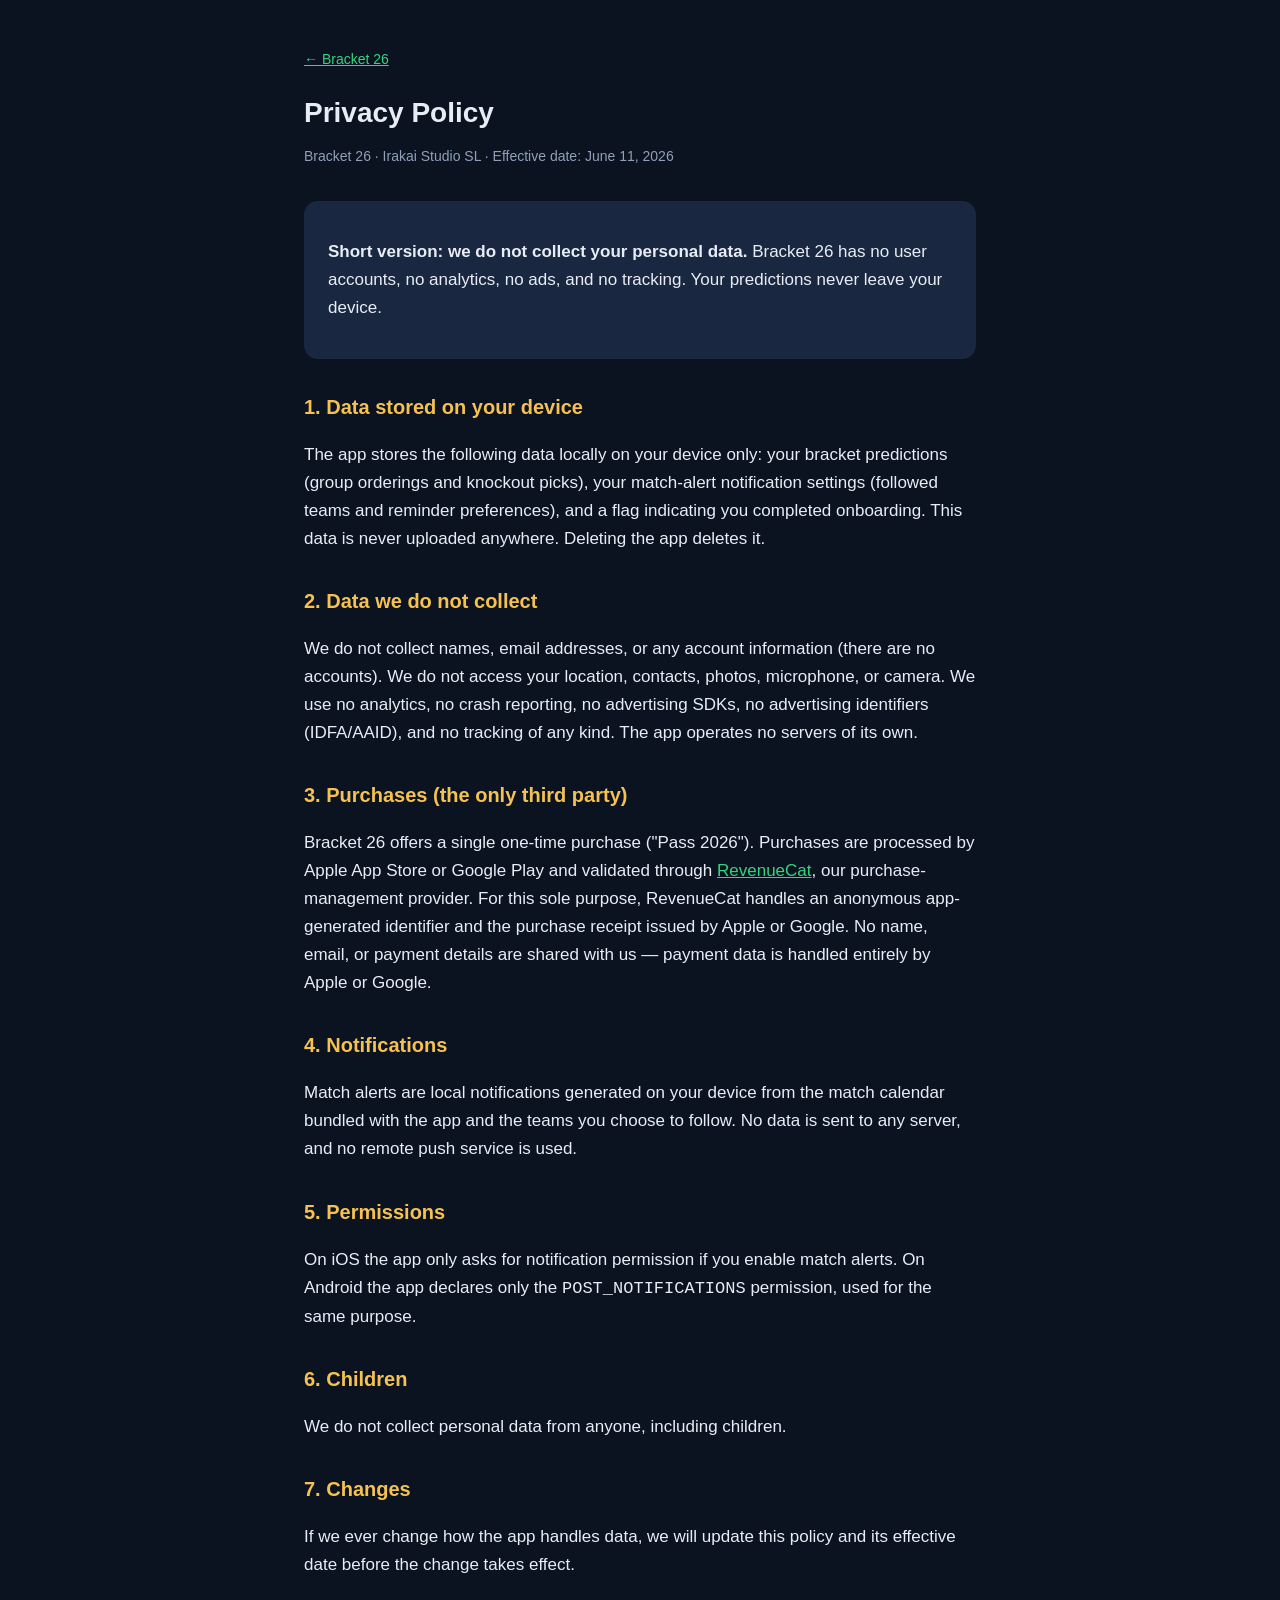
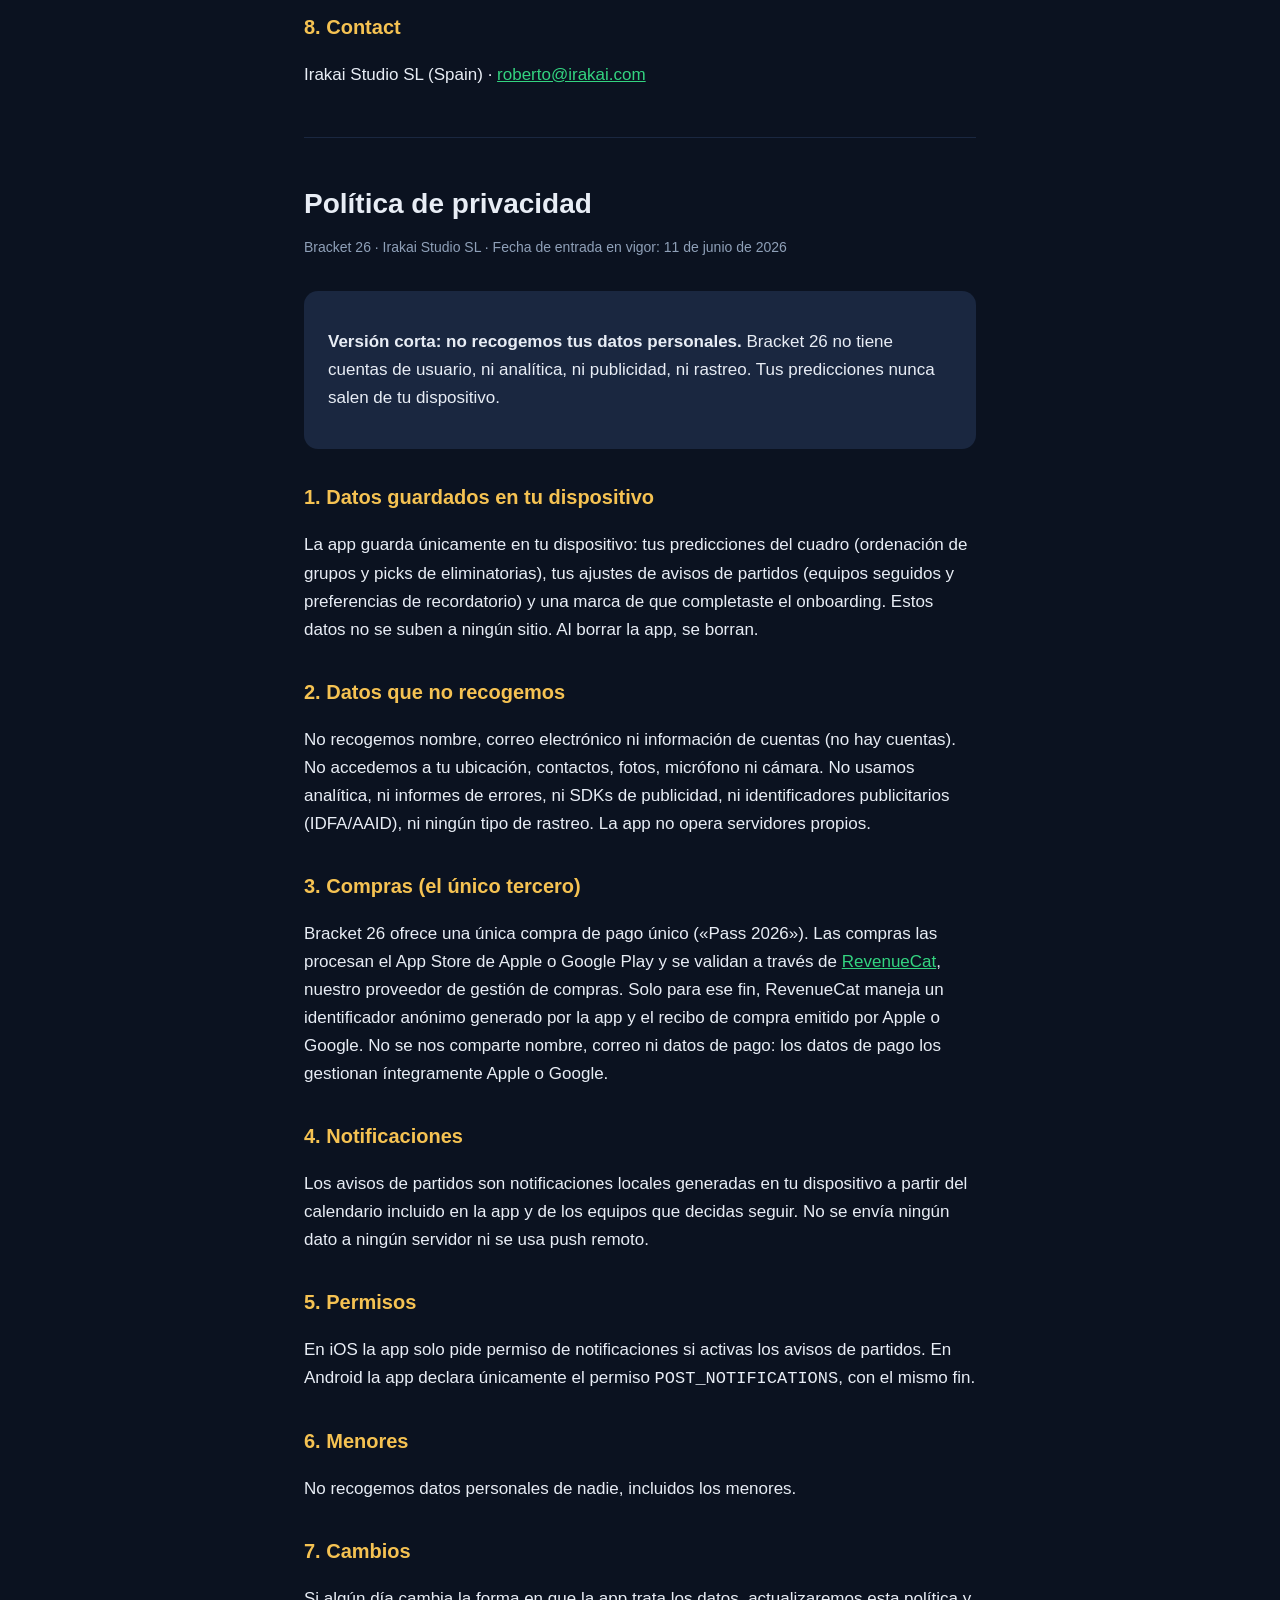
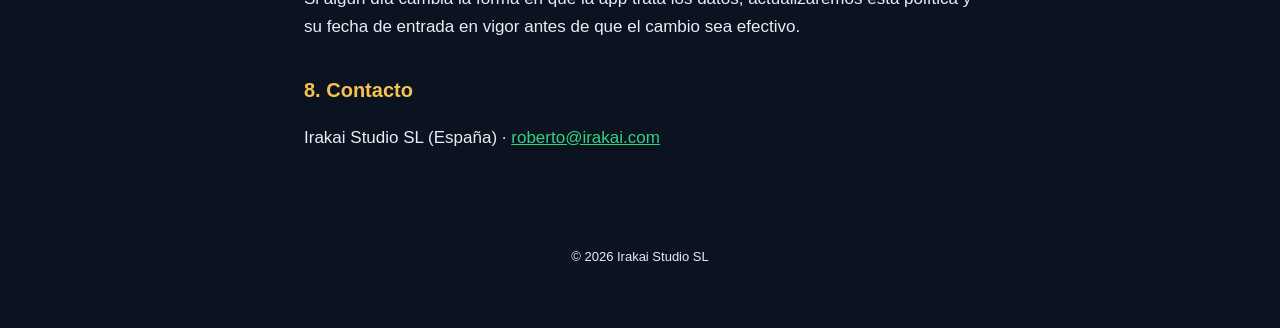
<file: bracket26/privacy.html>
<!DOCTYPE html>
<html lang="en">
<head>
  <meta charset="utf-8">
  <meta name="viewport" content="width=device-width, initial-scale=1">
  <title>Privacy Policy — Bracket 26</title>
  <link rel="stylesheet" href="styles.css">
</head>
<body>
  <main>
    <nav class="back"><a href="./">← Bracket 26</a></nav>

    <h1>Privacy Policy</h1>
    <p class="meta">Bracket 26 · Irakai Studio SL · Effective date: June 11, 2026</p>

    <section class="card">
      <p><strong>Short version: we do not collect your personal data.</strong> Bracket 26 has no user accounts, no analytics, no ads, and no tracking. Your predictions never leave your device.</p>
    </section>

    <h2>1. Data stored on your device</h2>
    <p>The app stores the following data locally on your device only: your bracket predictions (group orderings and knockout picks), your match-alert notification settings (followed teams and reminder preferences), and a flag indicating you completed onboarding. This data is never uploaded anywhere. Deleting the app deletes it.</p>

    <h2>2. Data we do not collect</h2>
    <p>We do not collect names, email addresses, or any account information (there are no accounts). We do not access your location, contacts, photos, microphone, or camera. We use no analytics, no crash reporting, no advertising SDKs, no advertising identifiers (IDFA/AAID), and no tracking of any kind. The app operates no servers of its own.</p>

    <h2>3. Purchases (the only third party)</h2>
    <p>Bracket 26 offers a single one-time purchase ("Pass 2026"). Purchases are processed by Apple App Store or Google Play and validated through <a href="https://www.revenuecat.com/privacy/" rel="noopener">RevenueCat</a>, our purchase-management provider. For this sole purpose, RevenueCat handles an anonymous app-generated identifier and the purchase receipt issued by Apple or Google. No name, email, or payment details are shared with us — payment data is handled entirely by Apple or Google.</p>

    <h2>4. Notifications</h2>
    <p>Match alerts are local notifications generated on your device from the match calendar bundled with the app and the teams you choose to follow. No data is sent to any server, and no remote push service is used.</p>

    <h2>5. Permissions</h2>
    <p>On iOS the app only asks for notification permission if you enable match alerts. On Android the app declares only the <code>POST_NOTIFICATIONS</code> permission, used for the same purpose.</p>

    <h2>6. Children</h2>
    <p>We do not collect personal data from anyone, including children.</p>

    <h2>7. Changes</h2>
    <p>If we ever change how the app handles data, we will update this policy and its effective date before the change takes effect.</p>

    <h2>8. Contact</h2>
    <p>Irakai Studio SL (Spain) · <a href="mailto:roberto@irakai.com">roberto@irakai.com</a></p>

    <hr class="lang-divider">

    <section lang="es">
      <h1>Política de privacidad</h1>
      <p class="meta">Bracket 26 · Irakai Studio SL · Fecha de entrada en vigor: 11 de junio de 2026</p>

      <section class="card">
        <p><strong>Versión corta: no recogemos tus datos personales.</strong> Bracket 26 no tiene cuentas de usuario, ni analítica, ni publicidad, ni rastreo. Tus predicciones nunca salen de tu dispositivo.</p>
      </section>

      <h2>1. Datos guardados en tu dispositivo</h2>
      <p>La app guarda únicamente en tu dispositivo: tus predicciones del cuadro (ordenación de grupos y picks de eliminatorias), tus ajustes de avisos de partidos (equipos seguidos y preferencias de recordatorio) y una marca de que completaste el onboarding. Estos datos no se suben a ningún sitio. Al borrar la app, se borran.</p>

      <h2>2. Datos que no recogemos</h2>
      <p>No recogemos nombre, correo electrónico ni información de cuentas (no hay cuentas). No accedemos a tu ubicación, contactos, fotos, micrófono ni cámara. No usamos analítica, ni informes de errores, ni SDKs de publicidad, ni identificadores publicitarios (IDFA/AAID), ni ningún tipo de rastreo. La app no opera servidores propios.</p>

      <h2>3. Compras (el único tercero)</h2>
      <p>Bracket 26 ofrece una única compra de pago único («Pass 2026»). Las compras las procesan el App Store de Apple o Google Play y se validan a través de <a href="https://www.revenuecat.com/privacy/" rel="noopener">RevenueCat</a>, nuestro proveedor de gestión de compras. Solo para ese fin, RevenueCat maneja un identificador anónimo generado por la app y el recibo de compra emitido por Apple o Google. No se nos comparte nombre, correo ni datos de pago: los datos de pago los gestionan íntegramente Apple o Google.</p>

      <h2>4. Notificaciones</h2>
      <p>Los avisos de partidos son notificaciones locales generadas en tu dispositivo a partir del calendario incluido en la app y de los equipos que decidas seguir. No se envía ningún dato a ningún servidor ni se usa push remoto.</p>

      <h2>5. Permisos</h2>
      <p>En iOS la app solo pide permiso de notificaciones si activas los avisos de partidos. En Android la app declara únicamente el permiso <code>POST_NOTIFICATIONS</code>, con el mismo fin.</p>

      <h2>6. Menores</h2>
      <p>No recogemos datos personales de nadie, incluidos los menores.</p>

      <h2>7. Cambios</h2>
      <p>Si algún día cambia la forma en que la app trata los datos, actualizaremos esta política y su fecha de entrada en vigor antes de que el cambio sea efectivo.</p>

      <h2>8. Contacto</h2>
      <p>Irakai Studio SL (España) · <a href="mailto:roberto@irakai.com">roberto@irakai.com</a></p>
    </section>
  </main>

  <footer class="site">
    <p>© 2026 Irakai Studio SL</p>
  </footer>
</body>
</html>
</file>
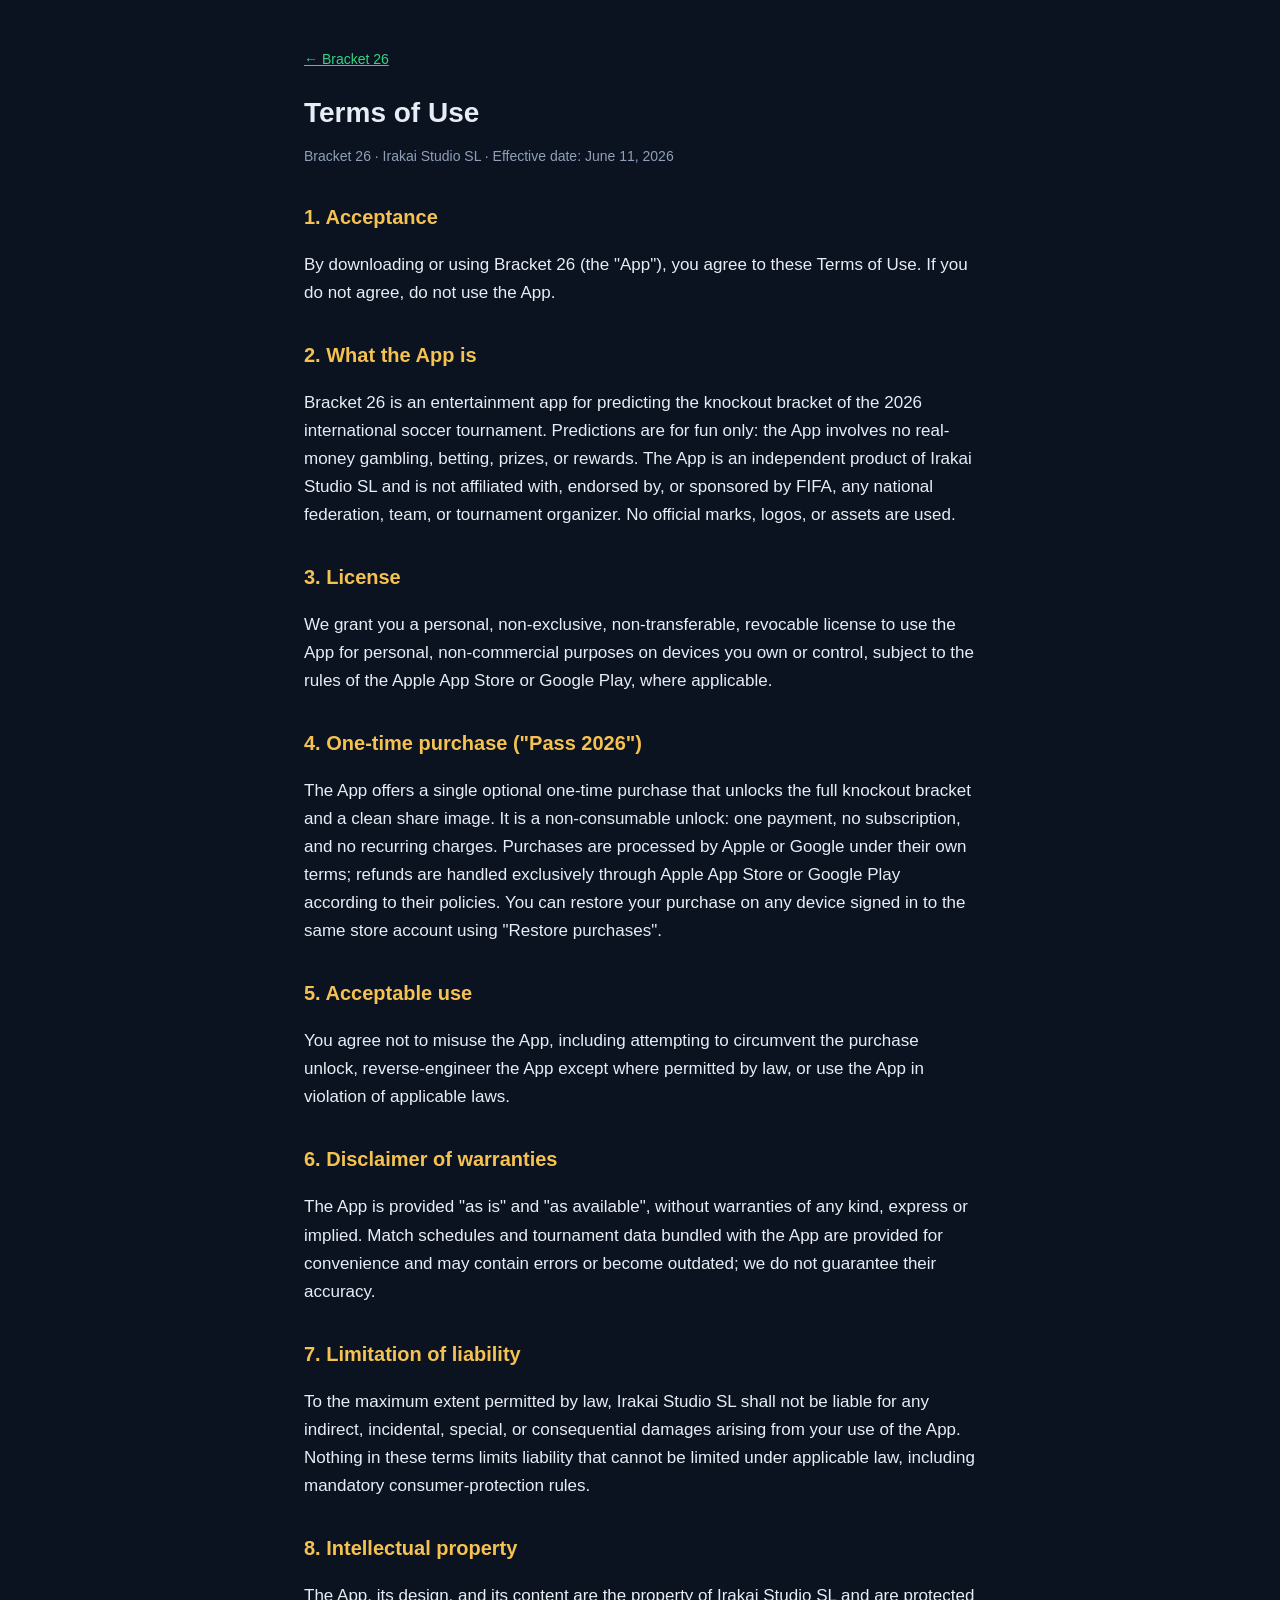
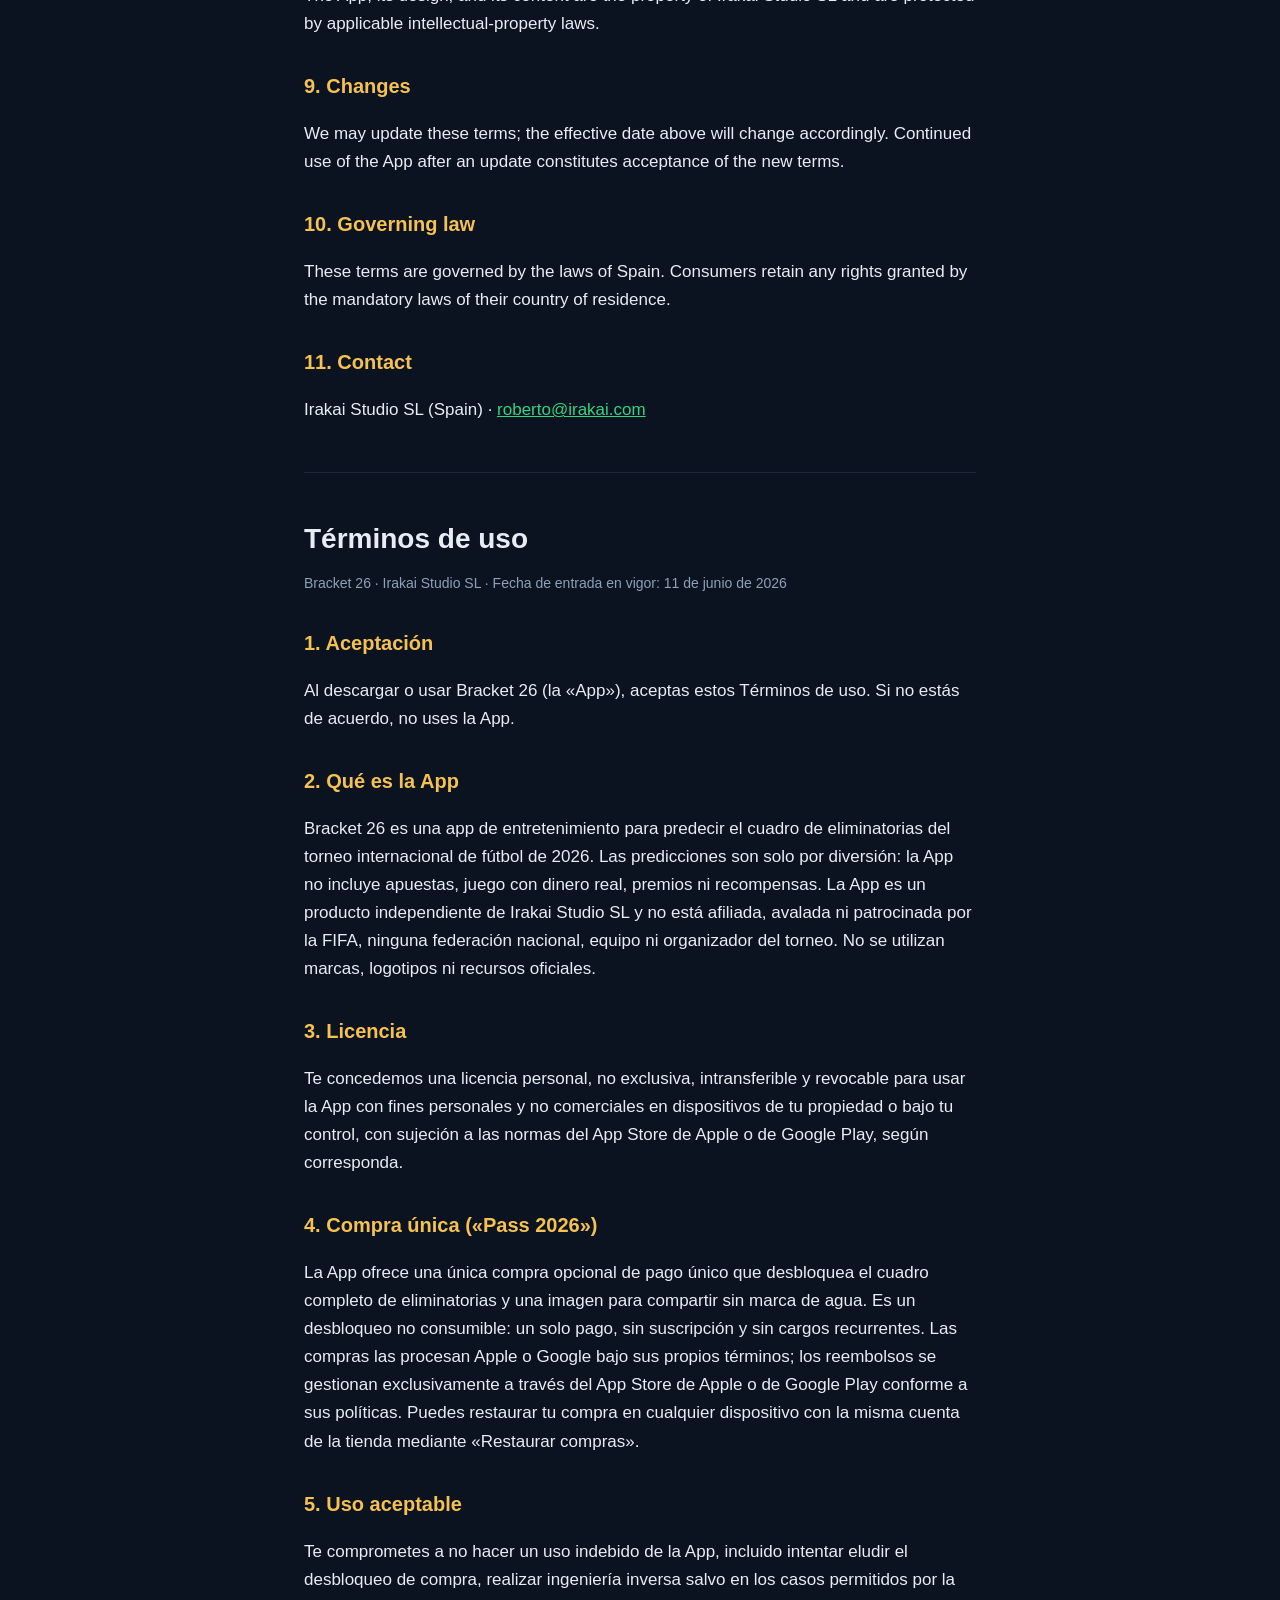
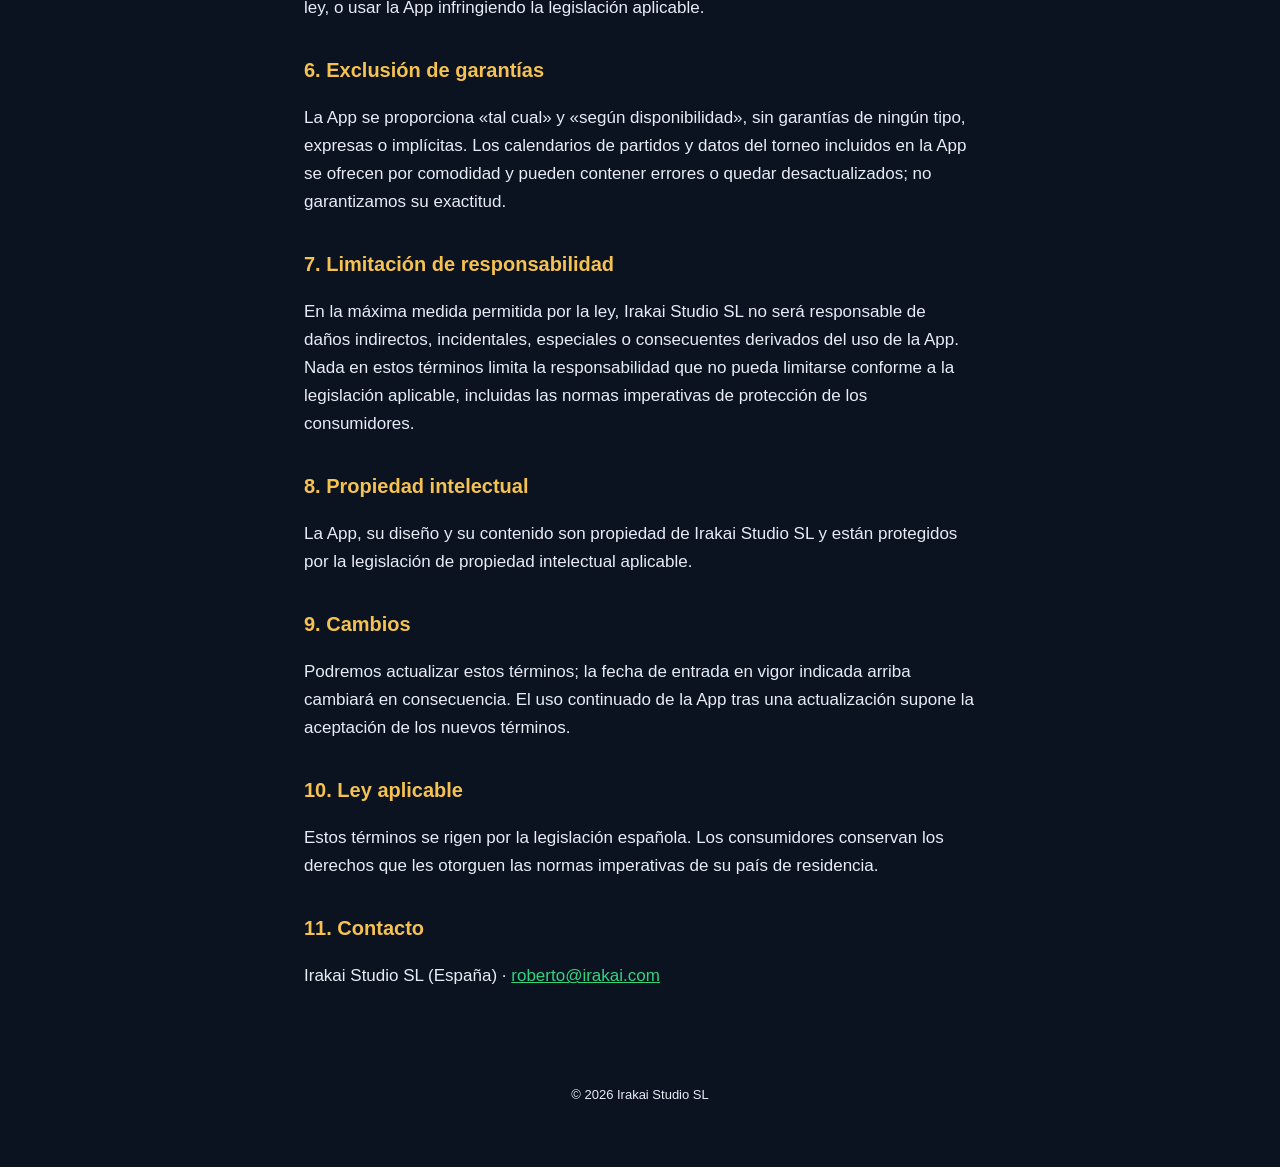
<file: bracket26/terms.html>
<!DOCTYPE html>
<html lang="en">
<head>
  <meta charset="utf-8">
  <meta name="viewport" content="width=device-width, initial-scale=1">
  <title>Terms of Use — Bracket 26</title>
  <link rel="stylesheet" href="styles.css">
</head>
<body>
  <main>
    <nav class="back"><a href="./">← Bracket 26</a></nav>

    <h1>Terms of Use</h1>
    <p class="meta">Bracket 26 · Irakai Studio SL · Effective date: June 11, 2026</p>

    <h2>1. Acceptance</h2>
    <p>By downloading or using Bracket 26 (the "App"), you agree to these Terms of Use. If you do not agree, do not use the App.</p>

    <h2>2. What the App is</h2>
    <p>Bracket 26 is an entertainment app for predicting the knockout bracket of the 2026 international soccer tournament. Predictions are for fun only: the App involves no real-money gambling, betting, prizes, or rewards. The App is an independent product of Irakai Studio SL and is not affiliated with, endorsed by, or sponsored by FIFA, any national federation, team, or tournament organizer. No official marks, logos, or assets are used.</p>

    <h2>3. License</h2>
    <p>We grant you a personal, non-exclusive, non-transferable, revocable license to use the App for personal, non-commercial purposes on devices you own or control, subject to the rules of the Apple App Store or Google Play, where applicable.</p>

    <h2>4. One-time purchase ("Pass 2026")</h2>
    <p>The App offers a single optional one-time purchase that unlocks the full knockout bracket and a clean share image. It is a non-consumable unlock: one payment, no subscription, and no recurring charges. Purchases are processed by Apple or Google under their own terms; refunds are handled exclusively through Apple App Store or Google Play according to their policies. You can restore your purchase on any device signed in to the same store account using "Restore purchases".</p>

    <h2>5. Acceptable use</h2>
    <p>You agree not to misuse the App, including attempting to circumvent the purchase unlock, reverse-engineer the App except where permitted by law, or use the App in violation of applicable laws.</p>

    <h2>6. Disclaimer of warranties</h2>
    <p>The App is provided "as is" and "as available", without warranties of any kind, express or implied. Match schedules and tournament data bundled with the App are provided for convenience and may contain errors or become outdated; we do not guarantee their accuracy.</p>

    <h2>7. Limitation of liability</h2>
    <p>To the maximum extent permitted by law, Irakai Studio SL shall not be liable for any indirect, incidental, special, or consequential damages arising from your use of the App. Nothing in these terms limits liability that cannot be limited under applicable law, including mandatory consumer-protection rules.</p>

    <h2>8. Intellectual property</h2>
    <p>The App, its design, and its content are the property of Irakai Studio SL and are protected by applicable intellectual-property laws.</p>

    <h2>9. Changes</h2>
    <p>We may update these terms; the effective date above will change accordingly. Continued use of the App after an update constitutes acceptance of the new terms.</p>

    <h2>10. Governing law</h2>
    <p>These terms are governed by the laws of Spain. Consumers retain any rights granted by the mandatory laws of their country of residence.</p>

    <h2>11. Contact</h2>
    <p>Irakai Studio SL (Spain) · <a href="mailto:roberto@irakai.com">roberto@irakai.com</a></p>

    <hr class="lang-divider">

    <section lang="es">
      <h1>Términos de uso</h1>
      <p class="meta">Bracket 26 · Irakai Studio SL · Fecha de entrada en vigor: 11 de junio de 2026</p>

      <h2>1. Aceptación</h2>
      <p>Al descargar o usar Bracket 26 (la «App»), aceptas estos Términos de uso. Si no estás de acuerdo, no uses la App.</p>

      <h2>2. Qué es la App</h2>
      <p>Bracket 26 es una app de entretenimiento para predecir el cuadro de eliminatorias del torneo internacional de fútbol de 2026. Las predicciones son solo por diversión: la App no incluye apuestas, juego con dinero real, premios ni recompensas. La App es un producto independiente de Irakai Studio SL y no está afiliada, avalada ni patrocinada por la FIFA, ninguna federación nacional, equipo ni organizador del torneo. No se utilizan marcas, logotipos ni recursos oficiales.</p>

      <h2>3. Licencia</h2>
      <p>Te concedemos una licencia personal, no exclusiva, intransferible y revocable para usar la App con fines personales y no comerciales en dispositivos de tu propiedad o bajo tu control, con sujeción a las normas del App Store de Apple o de Google Play, según corresponda.</p>

      <h2>4. Compra única («Pass 2026»)</h2>
      <p>La App ofrece una única compra opcional de pago único que desbloquea el cuadro completo de eliminatorias y una imagen para compartir sin marca de agua. Es un desbloqueo no consumible: un solo pago, sin suscripción y sin cargos recurrentes. Las compras las procesan Apple o Google bajo sus propios términos; los reembolsos se gestionan exclusivamente a través del App Store de Apple o de Google Play conforme a sus políticas. Puedes restaurar tu compra en cualquier dispositivo con la misma cuenta de la tienda mediante «Restaurar compras».</p>

      <h2>5. Uso aceptable</h2>
      <p>Te comprometes a no hacer un uso indebido de la App, incluido intentar eludir el desbloqueo de compra, realizar ingeniería inversa salvo en los casos permitidos por la ley, o usar la App infringiendo la legislación aplicable.</p>

      <h2>6. Exclusión de garantías</h2>
      <p>La App se proporciona «tal cual» y «según disponibilidad», sin garantías de ningún tipo, expresas o implícitas. Los calendarios de partidos y datos del torneo incluidos en la App se ofrecen por comodidad y pueden contener errores o quedar desactualizados; no garantizamos su exactitud.</p>

      <h2>7. Limitación de responsabilidad</h2>
      <p>En la máxima medida permitida por la ley, Irakai Studio SL no será responsable de daños indirectos, incidentales, especiales o consecuentes derivados del uso de la App. Nada en estos términos limita la responsabilidad que no pueda limitarse conforme a la legislación aplicable, incluidas las normas imperativas de protección de los consumidores.</p>

      <h2>8. Propiedad intelectual</h2>
      <p>La App, su diseño y su contenido son propiedad de Irakai Studio SL y están protegidos por la legislación de propiedad intelectual aplicable.</p>

      <h2>9. Cambios</h2>
      <p>Podremos actualizar estos términos; la fecha de entrada en vigor indicada arriba cambiará en consecuencia. El uso continuado de la App tras una actualización supone la aceptación de los nuevos términos.</p>

      <h2>10. Ley aplicable</h2>
      <p>Estos términos se rigen por la legislación española. Los consumidores conservan los derechos que les otorguen las normas imperativas de su país de residencia.</p>

      <h2>11. Contacto</h2>
      <p>Irakai Studio SL (España) · <a href="mailto:roberto@irakai.com">roberto@irakai.com</a></p>
    </section>
  </main>

  <footer class="site">
    <p>© 2026 Irakai Studio SL</p>
  </footer>
</body>
</html>
</file>
<file: bracket26/styles.css>
/* Bracket 26 — night-pitch tokens (matches the apps) */
:root {
  --ink: #0B1220;
  --card: #1A2740;
  --green: #33D480;
  --gold: #F5C252;
  --text: #E8EDF5;
  --muted: #8FA0B8;
}

* { box-sizing: border-box; }

body {
  margin: 0;
  background: var(--ink);
  color: var(--text);
  font: 17px/1.65 -apple-system, BlinkMacSystemFont, "Segoe UI", Roboto, Helvetica, Arial, sans-serif;
  -webkit-font-smoothing: antialiased;
}

main {
  max-width: 720px;
  margin: 0 auto;
  padding: 48px 24px 64px;
}

header.site {
  text-align: center;
  margin-bottom: 40px;
}

.wordmark {
  font-size: 28px;
  font-weight: 800;
  letter-spacing: 0.08em;
  color: var(--text);
  text-decoration: none;
}

.wordmark .accent { color: var(--green); }

.tagline { color: var(--muted); margin-top: 8px; }

h1 { font-size: 28px; line-height: 1.3; margin: 0 0 8px; }
h2 { font-size: 20px; margin: 32px 0 8px; color: var(--gold); }
p, li { color: var(--text); }
.meta { color: var(--muted); font-size: 14px; margin-bottom: 32px; }

a { color: var(--green); }
a:hover { opacity: 0.85; }

.card {
  background: var(--card);
  border-radius: 14px;
  padding: 20px 24px;
  margin: 16px 0;
}

.links { list-style: none; padding: 0; margin: 24px 0; }
.links li { margin: 12px 0; }

.lang-divider {
  border: 0;
  border-top: 1px solid var(--card);
  margin: 48px 0;
}

footer.site {
  max-width: 720px;
  margin: 0 auto;
  padding: 0 24px 48px;
  color: var(--muted);
  font-size: 13px;
  text-align: center;
}

nav.back { margin-bottom: 24px; font-size: 14px; }
</file>
